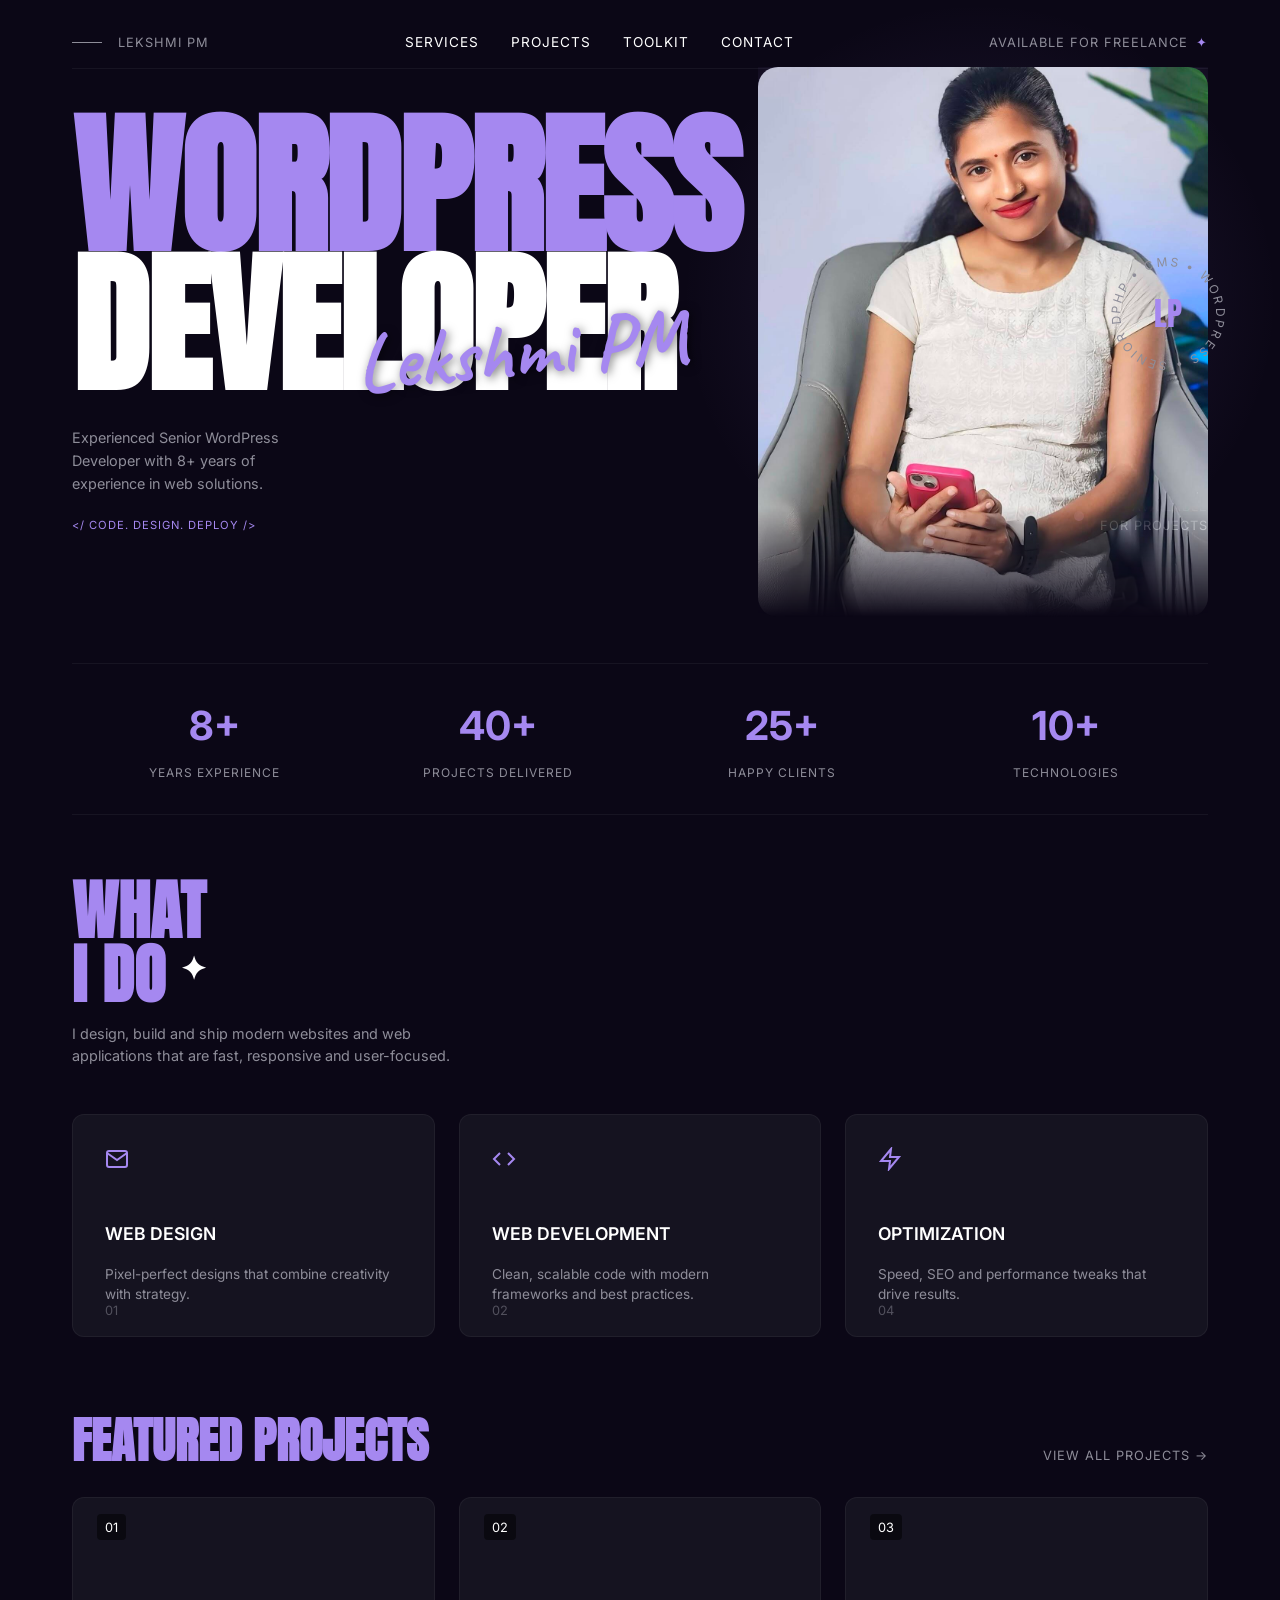
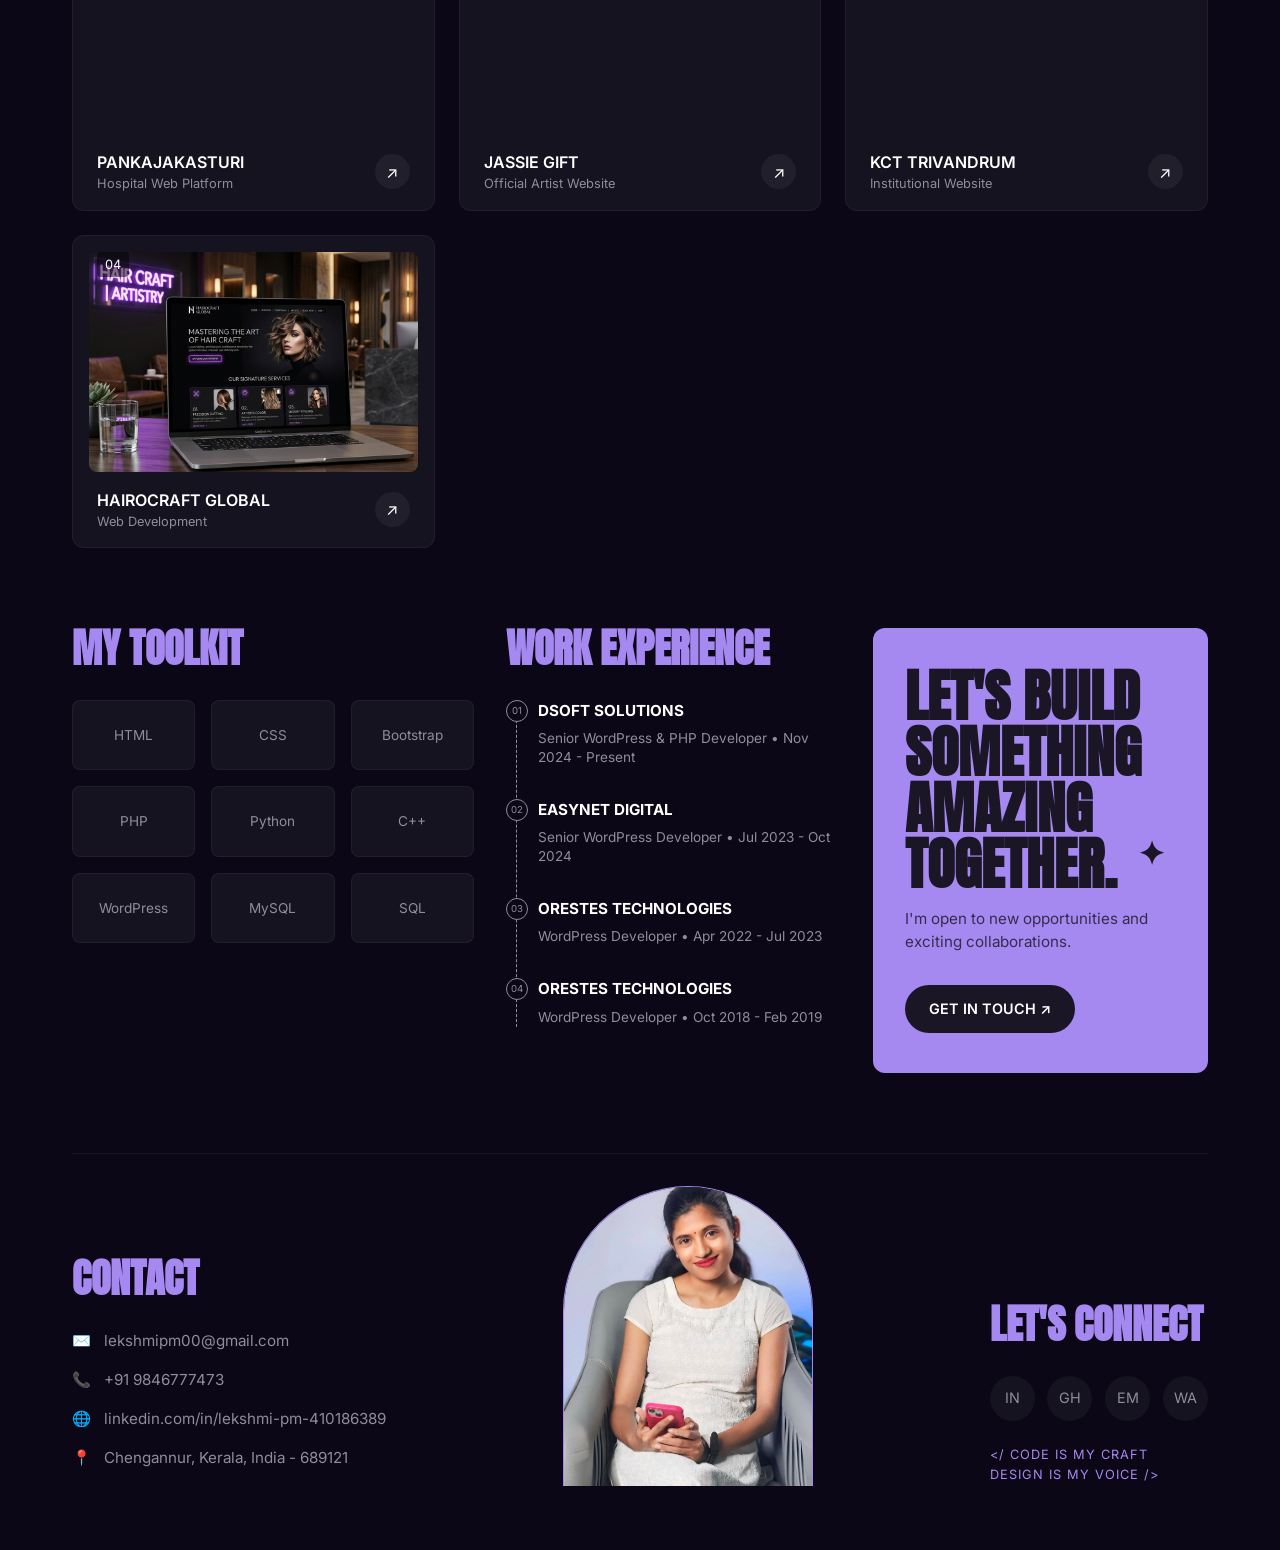
<file: index.html>
<!DOCTYPE html>
<html lang="en">

<head>
    <meta charset="UTF-8">
    <meta name="viewport" content="width=device-width, initial-scale=1.0">
    <title>Creative Developer Portfolio</title>

    <!-- Google Fonts -->
    <link rel="preconnect" href="https://fonts.googleapis.com">
    <link rel="preconnect" href="https://fonts.gstatic.com" crossorigin>
    <link
        href="https://fonts.googleapis.com/css2?family=Anton&family=Caveat:wght@400..700&family=Inter:wght@300;400;500;600;700&display=swap"
        rel="stylesheet">

    <link rel="stylesheet" href="styles.css">
</head>

<body>
    <div class="glow-bg"></div>
    <div class="container">

        <!-- Top Navigation Bar -->
        <nav class="top-nav">
            <div class="nav-left">
                <span class="line"></span>
                <span class="text">LEKSHMI PM</span>
            </div>
            <ul class="nav-menu">
                <li><a href="#what-i-do">Services</a></li>
                <li><a href="#projects">Projects</a></li>
                <li><a href="#toolkit">Toolkit</a></li>
                <li><a href="#contact">Contact</a></li>
            </ul>
            <div class="nav-right">
                <span class="text">AVAILABLE FOR FREELANCE</span>
                <span class="star">✦</span>
            </div>
        </nav>

        <!-- Hero Section -->
        <header class="hero">
            <div class="hero-content">
                <h1 class="hero-title">
                    <span class="purple-text">WORDPRESS</span><br>
                    DEVELOPER
                </h1>

                <h2 class="hero-subtitle">Lekshmi PM</h2>

                <div class="hero-image-wrapper">
                    <img src="avatar.jpg" alt="Lekshmi Avatar" class="hero-avatar">
                </div>

                <div class="stamp">
                    <svg viewBox="0 0 100 100" width="120" height="120">
                        <path id="curve" d="M 50,50 m -40,0 a 40,40 0 1,1 80,0 a 40,40 0 1,1 -80,0"
                            fill="transparent" />
                        <text class="stamp-text">
                            <textPath href="#curve" startOffset="0%">PHP • CMS • WORDPRESS • SENIOR DEVELOPER •
                            </textPath>
                        </text>
                    </svg>
                    <div class="stamp-center">LP</div>
                </div>
            </div>

            <div class="hero-bottom">
                <div class="hero-desc">
                    <p>Experienced Senior WordPress<br>Developer with 8+ years of<br>experience in web solutions.</p>
                    <span class="code-tag">&lt;/ CODE. DESIGN. DEPLOY /&gt;</span>
                </div>

                <div class="availability">
                    <div class="pulse-dot"></div>
                    <p>AVAILABLE<br>FOR PROJECTS</p>
                </div>
            </div>
        </header>

        <!-- Stats Section -->
        <section class="stats">
            <div class="stat-item">
                <h3>8+</h3>
                <p>YEARS EXPERIENCE</p>
            </div>
            <div class="stat-item">
                <h3>40+</h3>
                <p>PROJECTS DELIVERED</p>
            </div>
            <div class="stat-item">
                <h3>25+</h3>
                <p>HAPPY CLIENTS</p>
            </div>
            <div class="stat-item">
                <h3>10+</h3>
                <p>TECHNOLOGIES</p>
            </div>
        </section>

        <!-- What I Do Section -->
        <section class="what-i-do" id="what-i-do">
            <div class="section-header">
                <h2>WHAT<br>I DO <span class="star">✦</span></h2>
                <p class="section-desc">I design, build and ship modern websites and web applications that are fast,
                    responsive and user-focused.</p>
            </div>

            <div class="services-grid">
                <div class="service-card">
                    <div class="icon">
                        <svg width="24" height="24" viewBox="0 0 24 24" fill="none" stroke="currentColor"
                            stroke-width="2">
                            <path d="M4 4h16c1.1 0 2 .9 2 2v12c0 1.1-.9 2-2 2H4c-1.1 0-2-.9-2-2V6c0-1.1.9-2 2-2z">
                            </path>
                            <polyline points="22,6 12,13 2,6"></polyline>
                        </svg>
                    </div>
                    <h3>WEB DESIGN</h3>
                    <p>Pixel-perfect designs that combine creativity with strategy.</p>
                    <span class="card-number">01</span>
                </div>
                <div class="service-card">
                    <div class="icon">
                        <svg width="24" height="24" viewBox="0 0 24 24" fill="none" stroke="currentColor"
                            stroke-width="2">
                            <polyline points="16 18 22 12 16 6"></polyline>
                            <polyline points="8 6 2 12 8 18"></polyline>
                        </svg>
                    </div>
                    <h3>WEB DEVELOPMENT</h3>
                    <p>Clean, scalable code with modern frameworks and best practices.</p>
                    <span class="card-number">02</span>
                </div>

                <div class="service-card">
                    <div class="icon">
                        <svg width="24" height="24" viewBox="0 0 24 24" fill="none" stroke="currentColor"
                            stroke-width="2">
                            <polygon points="13 2 3 14 12 14 11 22 21 10 12 10 13 2"></polygon>
                        </svg>
                    </div>
                    <h3>OPTIMIZATION</h3>
                    <p>Speed, SEO and performance tweaks that drive results.</p>
                    <span class="card-number">04</span>
                </div>
            </div>
        </section>

        <!-- Featured Projects -->
        <section class="featured-projects" id="projects">
            <div class="proj-header">
                <h2>FEATURED PROJECTS</h2>
                <a href="#" class="view-all" id="viewAllBtn" onclick="toggleProjects(event)">VIEW ALL PROJECTS
                    &rarr;</a>
            </div>

            <div class="projects-grid">
                <div class="project-card">
                    <span class="p-num">01</span>
                    <div class="p-img p-img-1"
                        style="background-image: url('https://images.unsplash.com/photo-1519494026892-80bbd2d6fd0d?q=80&w=600&auto=format&fit=crop');">
                    </div>
                    <div class="p-info">
                        <div>
                            <h4>PANKAJAKASTURI</h4>
                            <p>Hospital Web Platform</p>
                        </div>
                        <a class="arrow-btn" href="https://pankajakasturihospital.com/" target="_blank">&#8599;</a>
                    </div>
                </div>
                <div class="project-card">
                    <span class="p-num">02</span>
                    <div class="p-img p-img-2"
                        style="background-image: url('https://images.unsplash.com/photo-1511671782779-c97d3d27a1d4?q=80&w=600&auto=format&fit=crop');">
                    </div>
                    <div class="p-info">
                        <div>
                            <h4>JASSIE GIFT</h4>
                            <p>Official Artist Website</p>
                        </div>
                        <a class="arrow-btn" href="https://jassiegift.com/" target="_blank">&#8599;</a>
                    </div>
                </div>
                <div class="project-card">
                    <span class="p-num">03</span>
                    <div class="p-img p-img-3"
                        style="background-image: url('https://images.unsplash.com/photo-1562774053-701939374585?q=80&w=600&auto=format&fit=crop');">
                    </div>
                    <div class="p-info">
                        <div>
                            <h4>KCT TRIVANDRUM</h4>
                            <p>Institutional Website</p>
                        </div>
                        <a class="arrow-btn" href="https://kctrivandrum.com/" target="_blank">&#8599;</a>
                    </div>
                </div>

                <!-- Added Projects -->
                <div class="project-card">
                    <span class="p-num">04</span>
                    <div class="p-img"
                        style="background-image: url('hairocraft.jpg');">
                    </div>
                    <div class="p-info">
                        <div>
                            <h4>HAIROCRAFT GLOBAL</h4>
                            <p>Web Development</p>
                        </div>
                        <a class="arrow-btn" href="https://www.hairocraftglobal.com/" target="_blank">&#8599;</a>
                    </div>
                </div>
                <div class="project-card hidden-project" style="display: none;">
                    <span class="p-num">05</span>
                    <div class="p-img"
                        style="background-image: url('https://images.unsplash.com/photo-1497366216548-37526070297c?q=80&w=600&auto=format&fit=crop');">
                    </div>
                    <div class="p-info">
                        <div>
                            <h4>DSOFT TECHNOLOGIES</h4>
                            <p>Corporate Website</p>
                        </div>
                        <a class="arrow-btn" href="https://d-softtechnologies.com/" target="_blank">&#8599;</a>
                    </div>
                </div>
                <div class="project-card hidden-project" style="display: none;">
                    <span class="p-num">06</span>
                    <div class="p-img"
                        style="background-image: url('https://images.unsplash.com/photo-1436491865332-7a61a109cc05?q=80&w=600&auto=format&fit=crop');">
                    </div>
                    <div class="p-info">
                        <div>
                            <h4>TRAVELHOPE</h4>
                            <p>Travel Platform</p>
                        </div>
                        <a class="arrow-btn" href="https://travelhope.in/" target="_blank">&#8599;</a>
                    </div>
                </div>
                <div class="project-card hidden-project" style="display: none;">
                    <span class="p-num">07</span>
                    <div class="p-img"
                        style="background-image: url('https://images.unsplash.com/photo-1602216056096-3b40cc0c9944?q=80&w=600&auto=format&fit=crop');">
                    </div>
                    <div class="p-info">
                        <div>
                            <h4>DREAM HOLIDAYS</h4>
                            <p>Tourism Website</p>
                        </div>
                        <a class="arrow-btn" href="https://www.dreamholidayskerala.com/" target="_blank">&#8599;</a>
                    </div>
                </div>
                <div class="project-card hidden-project" style="display: none;">
                    <span class="p-num">08</span>
                    <div class="p-img"
                        style="background-image: url('https://images.unsplash.com/photo-1460925895917-afdab827c52f?q=80&w=600&auto=format&fit=crop');">
                    </div>
                    <div class="p-info">
                        <div>
                            <h4>BUSINESS FLOW</h4>
                            <p>Application Platform</p>
                        </div>
                        <a class="arrow-btn" href="https://businessflow.ae/" target="_blank">&#8599;</a>
                    </div>
                </div>
            </div>
        </section>

        <!-- Toolkit and Process -->
        <section class="toolkit-process" id="toolkit">
            <div class="toolkit">
                <h2 class="sub-heading">MY TOOLKIT</h2>
                <div class="tools-grid">
                    <div class="tool-item"><span>HTML</span></div>
                    <div class="tool-item"><span>CSS</span></div>
                    <div class="tool-item"><span>Bootstrap</span></div>
                    <div class="tool-item"><span>PHP</span></div>
                    <div class="tool-item"><span>Python</span></div>
                    <div class="tool-item"><span>C++</span></div>
                    <div class="tool-item"><span>WordPress</span></div>
                    <div class="tool-item"><span>MySQL</span></div>
                    <div class="tool-item"><span>SQL</span></div>
                </div>
            </div>

            <div class="process">
                <h2 class="sub-heading">WORK EXPERIENCE</h2>
                <div class="timeline">
                    <div class="t-line"></div>
                    <div class="t-item">
                        <div class="t-num">01</div>
                        <div class="t-text">
                            <h4>DSOFT SOLUTIONS</h4>
                            <p>Senior WordPress & PHP Developer • Nov 2024 - Present</p>
                        </div>
                    </div>
                    <div class="t-item">
                        <div class="t-num">02</div>
                        <div class="t-text">
                            <h4>EASYNET DIGITAL</h4>
                            <p>Senior WordPress Developer • Jul 2023 - Oct 2024</p>
                        </div>
                    </div>
                    <div class="t-item">
                        <div class="t-num">03</div>
                        <div class="t-text">
                            <h4>ORESTES TECHNOLOGIES</h4>
                            <p>WordPress Developer • Apr 2022 - Jul 2023</p>
                        </div>
                    </div>
                    <div class="t-item">
                        <div class="t-num">04</div>
                        <div class="t-text">
                            <h4>ORESTES TECHNOLOGIES</h4>
                            <p>WordPress Developer • Oct 2018 - Feb 2019</p>
                        </div>
                    </div>
                </div>
            </div>

            <div class="cta-box">
                <h2>LET'S BUILD<br>SOMETHING<br>AMAZING<br>TOGETHER. <span class="star">✦</span></h2>
                <p>I'm open to new opportunities and exciting collaborations.</p>
                <a href="#" class="cta-btn">GET IN TOUCH &#8599;</a>
            </div>
        </section>

        <!-- Footer / Contact -->
        <footer class="contact-footer" id="contact">
            <div class="c-left">
                <h2 class="sub-heading">CONTACT</h2>
                <div class="c-info">
                    <div class="c-row"><span>✉️</span> lekshmipm00@gmail.com</div>
                    <div class="c-row"><span>📞</span> +91 9846777473</div>
                    <div class="c-row"><span>🌐</span> linkedin.com/in/lekshmi-pm-410186389</div>
                    <div class="c-row"><span>📍</span> Chengannur, Kerala, India - 689121</div>
                </div>
            </div>

            <div class="c-center">
                <div class="avatar-arch">
                    <img src="avatar.jpg" alt="Footer Avatar">
                </div>
            </div>

            <div class="c-right">
                <h2 class="sub-heading">LET'S CONNECT</h2>
                <div class="socials">
                    <a href="https://linkedin.com/in/lekshmi-pm-410186389" target="_blank" title="LinkedIn">IN</a>
                    <a href="https://github.com/" target="_blank" title="GitHub">GH</a>
                    <a href="mailto:lekshmipm00@gmail.com" title="Email">EM</a>
                    <a href="https://wa.me/919846777473" target="_blank" title="WhatsApp">WA</a>
                </div>
                <p class="footer-tag">&lt;/ CODE IS MY CRAFT<br>DESIGN IS MY VOICE /&gt;</p>
            </div>
        </footer>
    </div>
    <script>
        function toggleProjects(e) {
            e.preventDefault();
            const hiddenProjects = document.querySelectorAll('.hidden-project');
            const btn = document.getElementById('viewAllBtn');
            let isHidden = hiddenProjects[0].style.display === 'none';

            hiddenProjects.forEach(p => {
                p.style.display = isHidden ? 'block' : 'none';
            });

            btn.innerHTML = isHidden ? 'HIDE PROJECTS &uarr;' : 'VIEW ALL PROJECTS &rarr;';
        }
    </script>
</body>

</html>
</file>
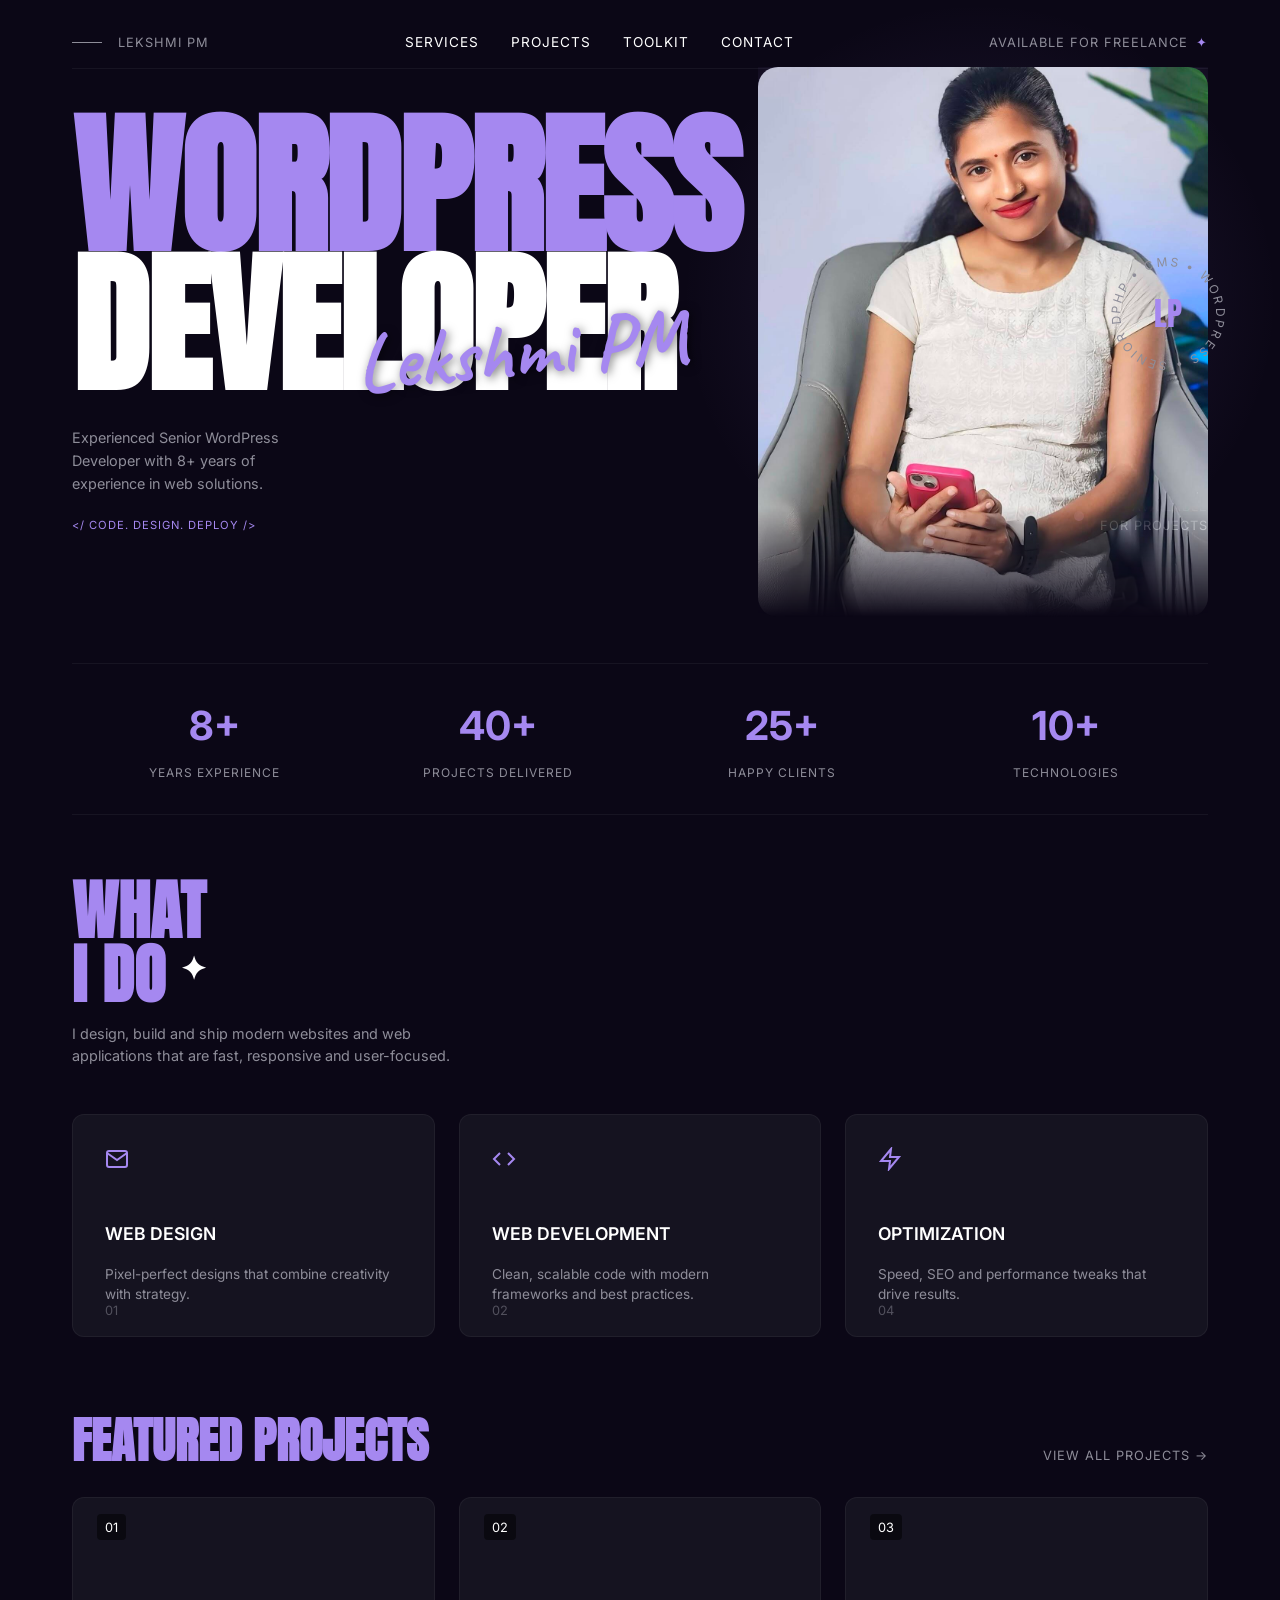
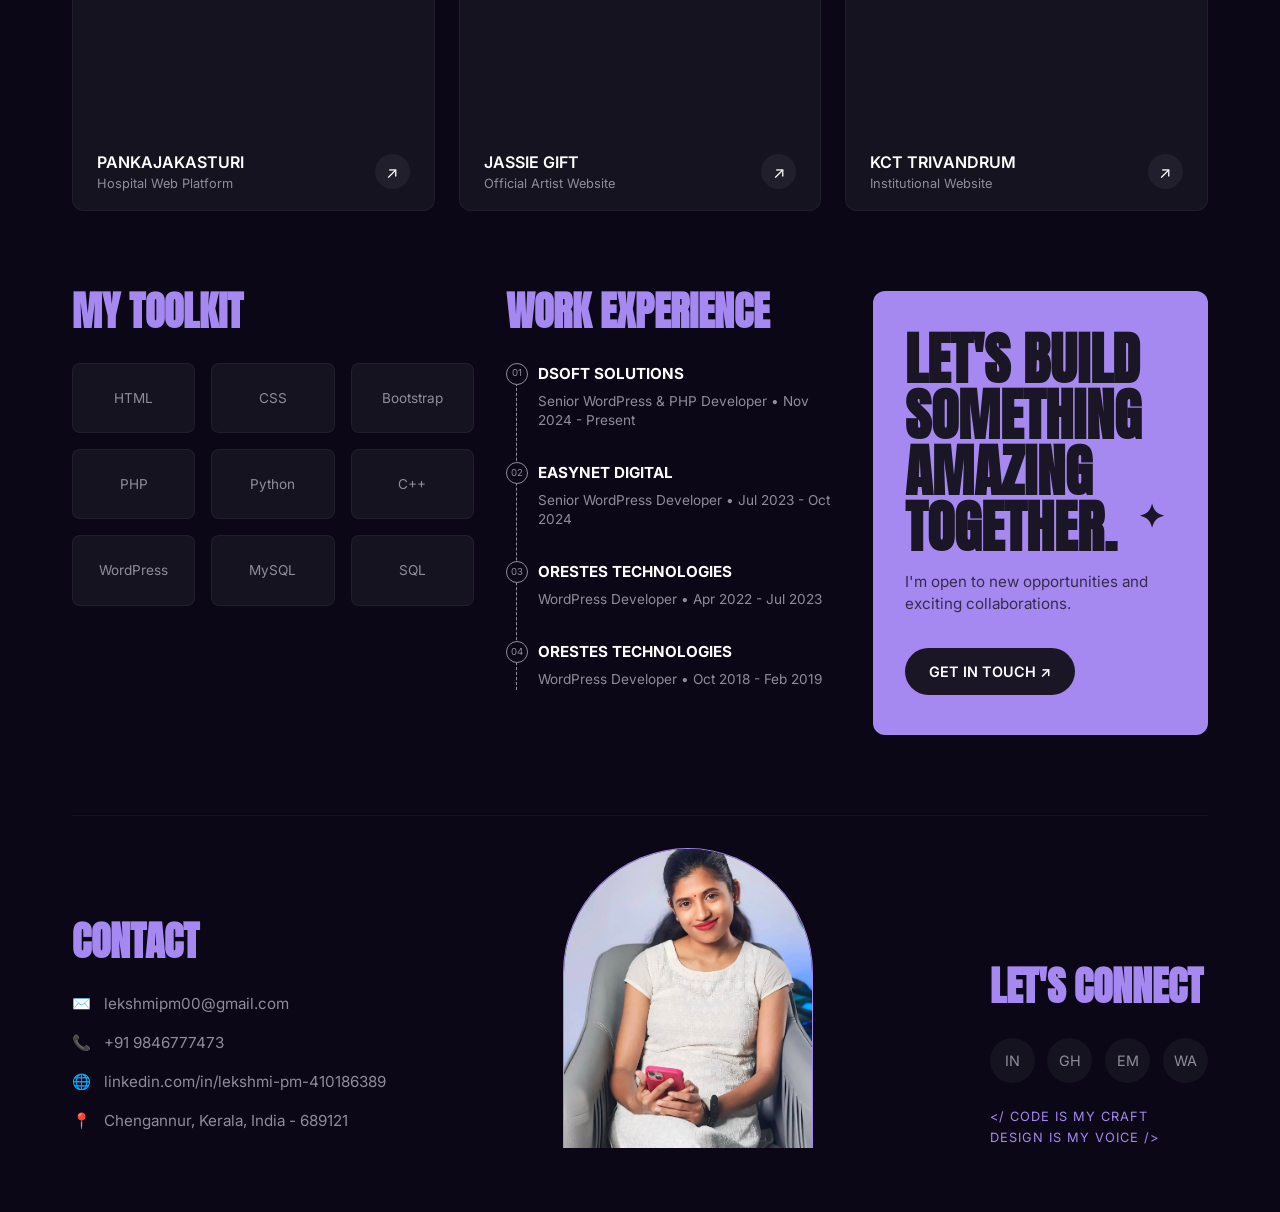
<file: portfolio lekshmi/index.html>
<!DOCTYPE html>
<html lang="en">

<head>
    <meta charset="UTF-8">
    <meta name="viewport" content="width=device-width, initial-scale=1.0">
    <title>Creative Developer Portfolio</title>

    <!-- Google Fonts -->
    <link rel="preconnect" href="https://fonts.googleapis.com">
    <link rel="preconnect" href="https://fonts.gstatic.com" crossorigin>
    <link
        href="https://fonts.googleapis.com/css2?family=Anton&family=Caveat:wght@400..700&family=Inter:wght@300;400;500;600;700&display=swap"
        rel="stylesheet">

    <link rel="stylesheet" href="styles.css">
</head>

<body>
    <div class="glow-bg"></div>
    <div class="container">

        <!-- Top Navigation Bar -->
        <nav class="top-nav">
            <div class="nav-left">
                <span class="line"></span>
                <span class="text">LEKSHMI PM</span>
            </div>
            <ul class="nav-menu">
                <li><a href="#what-i-do">Services</a></li>
                <li><a href="#projects">Projects</a></li>
                <li><a href="#toolkit">Toolkit</a></li>
                <li><a href="#contact">Contact</a></li>
            </ul>
            <div class="nav-right">
                <span class="text">AVAILABLE FOR FREELANCE</span>
                <span class="star">✦</span>
            </div>
        </nav>

        <!-- Hero Section -->
        <header class="hero">
            <div class="hero-content">
                <h1 class="hero-title">
                    <span class="purple-text">WORDPRESS</span><br>
                    DEVELOPER
                </h1>

                <h2 class="hero-subtitle">Lekshmi PM</h2>

                <div class="hero-image-wrapper">
                    <img src="avatar.jpg" alt="Lekshmi Avatar" class="hero-avatar">
                </div>

                <div class="stamp">
                    <svg viewBox="0 0 100 100" width="120" height="120">
                        <path id="curve" d="M 50,50 m -40,0 a 40,40 0 1,1 80,0 a 40,40 0 1,1 -80,0"
                            fill="transparent" />
                        <text class="stamp-text">
                            <textPath href="#curve" startOffset="0%">PHP • CMS • WORDPRESS • SENIOR DEVELOPER •
                            </textPath>
                        </text>
                    </svg>
                    <div class="stamp-center">LP</div>
                </div>
            </div>

            <div class="hero-bottom">
                <div class="hero-desc">
                    <p>Experienced Senior WordPress<br>Developer with 8+ years of<br>experience in web solutions.</p>
                    <span class="code-tag">&lt;/ CODE. DESIGN. DEPLOY /&gt;</span>
                </div>

                <div class="availability">
                    <div class="pulse-dot"></div>
                    <p>AVAILABLE<br>FOR PROJECTS</p>
                </div>
            </div>
        </header>

        <!-- Stats Section -->
        <section class="stats">
            <div class="stat-item">
                <h3>8+</h3>
                <p>YEARS EXPERIENCE</p>
            </div>
            <div class="stat-item">
                <h3>40+</h3>
                <p>PROJECTS DELIVERED</p>
            </div>
            <div class="stat-item">
                <h3>25+</h3>
                <p>HAPPY CLIENTS</p>
            </div>
            <div class="stat-item">
                <h3>10+</h3>
                <p>TECHNOLOGIES</p>
            </div>
        </section>

        <!-- What I Do Section -->
        <section class="what-i-do" id="what-i-do">
            <div class="section-header">
                <h2>WHAT<br>I DO <span class="star">✦</span></h2>
                <p class="section-desc">I design, build and ship modern websites and web applications that are fast,
                    responsive and user-focused.</p>
            </div>

            <div class="services-grid">
                <div class="service-card">
                    <div class="icon">
                        <svg width="24" height="24" viewBox="0 0 24 24" fill="none" stroke="currentColor"
                            stroke-width="2">
                            <path d="M4 4h16c1.1 0 2 .9 2 2v12c0 1.1-.9 2-2 2H4c-1.1 0-2-.9-2-2V6c0-1.1.9-2 2-2z">
                            </path>
                            <polyline points="22,6 12,13 2,6"></polyline>
                        </svg>
                    </div>
                    <h3>WEB DESIGN</h3>
                    <p>Pixel-perfect designs that combine creativity with strategy.</p>
                    <span class="card-number">01</span>
                </div>
                <div class="service-card">
                    <div class="icon">
                        <svg width="24" height="24" viewBox="0 0 24 24" fill="none" stroke="currentColor"
                            stroke-width="2">
                            <polyline points="16 18 22 12 16 6"></polyline>
                            <polyline points="8 6 2 12 8 18"></polyline>
                        </svg>
                    </div>
                    <h3>WEB DEVELOPMENT</h3>
                    <p>Clean, scalable code with modern frameworks and best practices.</p>
                    <span class="card-number">02</span>
                </div>

                <div class="service-card">
                    <div class="icon">
                        <svg width="24" height="24" viewBox="0 0 24 24" fill="none" stroke="currentColor"
                            stroke-width="2">
                            <polygon points="13 2 3 14 12 14 11 22 21 10 12 10 13 2"></polygon>
                        </svg>
                    </div>
                    <h3>OPTIMIZATION</h3>
                    <p>Speed, SEO and performance tweaks that drive results.</p>
                    <span class="card-number">04</span>
                </div>
            </div>
        </section>

        <!-- Featured Projects -->
        <section class="featured-projects" id="projects">
            <div class="proj-header">
                <h2>FEATURED PROJECTS</h2>
                <a href="#" class="view-all" id="viewAllBtn" onclick="toggleProjects(event)">VIEW ALL PROJECTS
                    &rarr;</a>
            </div>

            <div class="projects-grid">
                <div class="project-card">
                    <span class="p-num">01</span>
                    <div class="p-img p-img-1"
                        style="background-image: url('https://images.unsplash.com/photo-1519494026892-80bbd2d6fd0d?q=80&w=600&auto=format&fit=crop');">
                    </div>
                    <div class="p-info">
                        <div>
                            <h4>PANKAJAKASTURI</h4>
                            <p>Hospital Web Platform</p>
                        </div>
                        <a class="arrow-btn" href="https://pankajakasturihospital.com/" target="_blank">&#8599;</a>
                    </div>
                </div>
                <div class="project-card">
                    <span class="p-num">02</span>
                    <div class="p-img p-img-2"
                        style="background-image: url('https://images.unsplash.com/photo-1511671782779-c97d3d27a1d4?q=80&w=600&auto=format&fit=crop');">
                    </div>
                    <div class="p-info">
                        <div>
                            <h4>JASSIE GIFT</h4>
                            <p>Official Artist Website</p>
                        </div>
                        <a class="arrow-btn" href="https://jassiegift.com/" target="_blank">&#8599;</a>
                    </div>
                </div>
                <div class="project-card">
                    <span class="p-num">03</span>
                    <div class="p-img p-img-3"
                        style="background-image: url('https://images.unsplash.com/photo-1562774053-701939374585?q=80&w=600&auto=format&fit=crop');">
                    </div>
                    <div class="p-info">
                        <div>
                            <h4>KCT TRIVANDRUM</h4>
                            <p>Institutional Website</p>
                        </div>
                        <a class="arrow-btn" href="https://kctrivandrum.com/" target="_blank">&#8599;</a>
                    </div>
                </div>

                <!-- Added Projects -->
                <div class="project-card hidden-project" style="display: none;">
                    <span class="p-num">04</span>
                    <div class="p-img"
                        style="background-image: url('https://images.unsplash.com/photo-1520607162513-3e1103d3664d?q=80&w=600&auto=format&fit=crop');">
                    </div>
                    <div class="p-info">
                        <div>
                            <h4>HAIROCRAFT GLOBAL</h4>
                            <p>Web Development</p>
                        </div>
                        <a class="arrow-btn" href="https://www.hairocraftglobal.com/" target="_blank">&#8599;</a>
                    </div>
                </div>
                <div class="project-card hidden-project" style="display: none;">
                    <span class="p-num">05</span>
                    <div class="p-img"
                        style="background-image: url('https://images.unsplash.com/photo-1497366216548-37526070297c?q=80&w=600&auto=format&fit=crop');">
                    </div>
                    <div class="p-info">
                        <div>
                            <h4>DSOFT TECHNOLOGIES</h4>
                            <p>Corporate Website</p>
                        </div>
                        <a class="arrow-btn" href="https://d-softtechnologies.com/" target="_blank">&#8599;</a>
                    </div>
                </div>
                <div class="project-card hidden-project" style="display: none;">
                    <span class="p-num">06</span>
                    <div class="p-img"
                        style="background-image: url('https://images.unsplash.com/photo-1436491865332-7a61a109cc05?q=80&w=600&auto=format&fit=crop');">
                    </div>
                    <div class="p-info">
                        <div>
                            <h4>TRAVELHOPE</h4>
                            <p>Travel Platform</p>
                        </div>
                        <a class="arrow-btn" href="https://travelhope.in/" target="_blank">&#8599;</a>
                    </div>
                </div>
                <div class="project-card hidden-project" style="display: none;">
                    <span class="p-num">07</span>
                    <div class="p-img"
                        style="background-image: url('https://images.unsplash.com/photo-1602216056096-3b40cc0c9944?q=80&w=600&auto=format&fit=crop');">
                    </div>
                    <div class="p-info">
                        <div>
                            <h4>DREAM HOLIDAYS</h4>
                            <p>Tourism Website</p>
                        </div>
                        <a class="arrow-btn" href="https://www.dreamholidayskerala.com/" target="_blank">&#8599;</a>
                    </div>
                </div>
                <div class="project-card hidden-project" style="display: none;">
                    <span class="p-num">08</span>
                    <div class="p-img"
                        style="background-image: url('https://images.unsplash.com/photo-1460925895917-afdab827c52f?q=80&w=600&auto=format&fit=crop');">
                    </div>
                    <div class="p-info">
                        <div>
                            <h4>BUSINESS FLOW</h4>
                            <p>Application Platform</p>
                        </div>
                        <a class="arrow-btn" href="https://businessflow.ae/" target="_blank">&#8599;</a>
                    </div>
                </div>
            </div>
        </section>

        <!-- Toolkit and Process -->
        <section class="toolkit-process" id="toolkit">
            <div class="toolkit">
                <h2 class="sub-heading">MY TOOLKIT</h2>
                <div class="tools-grid">
                    <div class="tool-item"><span>HTML</span></div>
                    <div class="tool-item"><span>CSS</span></div>
                    <div class="tool-item"><span>Bootstrap</span></div>
                    <div class="tool-item"><span>PHP</span></div>
                    <div class="tool-item"><span>Python</span></div>
                    <div class="tool-item"><span>C++</span></div>
                    <div class="tool-item"><span>WordPress</span></div>
                    <div class="tool-item"><span>MySQL</span></div>
                    <div class="tool-item"><span>SQL</span></div>
                </div>
            </div>

            <div class="process">
                <h2 class="sub-heading">WORK EXPERIENCE</h2>
                <div class="timeline">
                    <div class="t-line"></div>
                    <div class="t-item">
                        <div class="t-num">01</div>
                        <div class="t-text">
                            <h4>DSOFT SOLUTIONS</h4>
                            <p>Senior WordPress & PHP Developer • Nov 2024 - Present</p>
                        </div>
                    </div>
                    <div class="t-item">
                        <div class="t-num">02</div>
                        <div class="t-text">
                            <h4>EASYNET DIGITAL</h4>
                            <p>Senior WordPress Developer • Jul 2023 - Oct 2024</p>
                        </div>
                    </div>
                    <div class="t-item">
                        <div class="t-num">03</div>
                        <div class="t-text">
                            <h4>ORESTES TECHNOLOGIES</h4>
                            <p>WordPress Developer • Apr 2022 - Jul 2023</p>
                        </div>
                    </div>
                    <div class="t-item">
                        <div class="t-num">04</div>
                        <div class="t-text">
                            <h4>ORESTES TECHNOLOGIES</h4>
                            <p>WordPress Developer • Oct 2018 - Feb 2019</p>
                        </div>
                    </div>
                </div>
            </div>

            <div class="cta-box">
                <h2>LET'S BUILD<br>SOMETHING<br>AMAZING<br>TOGETHER. <span class="star">✦</span></h2>
                <p>I'm open to new opportunities and exciting collaborations.</p>
                <a href="#" class="cta-btn">GET IN TOUCH &#8599;</a>
            </div>
        </section>

        <!-- Footer / Contact -->
        <footer class="contact-footer" id="contact">
            <div class="c-left">
                <h2 class="sub-heading">CONTACT</h2>
                <div class="c-info">
                    <div class="c-row"><span>✉️</span> lekshmipm00@gmail.com</div>
                    <div class="c-row"><span>📞</span> +91 9846777473</div>
                    <div class="c-row"><span>🌐</span> linkedin.com/in/lekshmi-pm-410186389</div>
                    <div class="c-row"><span>📍</span> Chengannur, Kerala, India - 689121</div>
                </div>
            </div>

            <div class="c-center">
                <div class="avatar-arch">
                    <img src="avatar.jpg" alt="Footer Avatar">
                </div>
            </div>

            <div class="c-right">
                <h2 class="sub-heading">LET'S CONNECT</h2>
                <div class="socials">
                    <a href="https://linkedin.com/in/lekshmi-pm-410186389" target="_blank" title="LinkedIn">IN</a>
                    <a href="https://github.com/" target="_blank" title="GitHub">GH</a>
                    <a href="mailto:lekshmipm00@gmail.com" title="Email">EM</a>
                    <a href="https://wa.me/919846777473" target="_blank" title="WhatsApp">WA</a>
                </div>
                <p class="footer-tag">&lt;/ CODE IS MY CRAFT<br>DESIGN IS MY VOICE /&gt;</p>
            </div>
        </footer>
    </div>
    <script>
        function toggleProjects(e) {
            e.preventDefault();
            const hiddenProjects = document.querySelectorAll('.hidden-project');
            const btn = document.getElementById('viewAllBtn');
            let isHidden = hiddenProjects[0].style.display === 'none';

            hiddenProjects.forEach(p => {
                p.style.display = isHidden ? 'block' : 'none';
            });

            btn.innerHTML = isHidden ? 'HIDE PROJECTS &uarr;' : 'VIEW ALL PROJECTS &rarr;';
        }
    </script>
</body>

</html>
</file>
<file: styles.css>
:root {
    --bg-color: #0b0716;
    --text-primary: #ffffff;
    --text-secondary: #8e8d99;
    --accent-color: #a588f0;
    --card-bg: #151320;
    --card-border: rgba(255, 255, 255, 0.05);

    --font-heading: 'Anton', sans-serif;
    --font-script: 'Caveat', cursive;
    --font-body: 'Inter', sans-serif;
}

* {
    margin: 0;
    padding: 0;
    box-sizing: border-box;
}

body {
    background-color: var(--bg-color);
    color: var(--text-primary);
    font-family: var(--font-body);
    line-height: 1.5;
    overflow-x: hidden;
    position: relative;
}

/* Background glow */
.glow-bg {
    position: absolute;
    top: 0;
    right: 0;
    width: 600px;
    height: 600px;
    background: radial-gradient(circle, rgba(165, 136, 240, 0.15) 0%, rgba(11, 7, 22, 0) 70%);
    border-radius: 50%;
    z-index: -1;
}

.container {
    max-width: 1200px;
    margin: 0 auto;
    padding: 2rem;
}

/* Top Navigation */
.top-nav {
    display: flex;
    justify-content: space-between;
    align-items: center;
    border-bottom: 1px solid var(--card-border);
    padding-bottom: 1rem;
    margin-bottom: 3rem;
    font-size: 0.8rem;
    letter-spacing: 1px;
    color: var(--text-secondary);
}

.nav-left {
    display: flex;
    align-items: center;
    gap: 1rem;
}

.nav-left .line {
    width: 30px;
    height: 1px;
    background-color: var(--text-secondary);
}

.nav-right {
    display: flex;
    align-items: center;
    gap: 0.5rem;
}

.nav-right .star {
    color: var(--accent-color);
}

.nav-menu {
    display: flex;
    list-style: none;
    gap: 2rem;
}

.nav-menu a {
    color: var(--text-primary);
    text-decoration: none;
    font-size: 0.85rem;
    letter-spacing: 1px;
    text-transform: uppercase;
    transition: color 0.3s;
}

.nav-menu a:hover {
    color: var(--accent-color);
}

/* Hero Section */
.hero {
    position: relative;
    padding-bottom: 4rem;
}

.hero-content {
    position: relative;
    display: flex;
    justify-content: space-between;
}

.hero-title {
    font-family: var(--font-heading);
    font-size: clamp(6rem, 12vw, 11rem);
    line-height: 0.9;
    letter-spacing: -2px;
    text-transform: uppercase;
    color: var(--text-primary);
    position: relative;
    z-index: 10;
}

.hero-title .purple-text {
    color: var(--accent-color);
}

.hero-subtitle {
    font-family: var(--font-script);
    font-size: 5rem;
    color: var(--accent-color);
    position: absolute;
    bottom: -1rem;
    left: 25%;
    transform: rotate(-5deg);
    z-index: 12;
    text-shadow: 2px 2px 10px rgba(0, 0, 0, 0.5);
}

.hero-image-wrapper {
    position: absolute;
    right: 0;
    top: -50px;
    width: 450px;
    height: 550px;
    z-index: 5;
    mask-image: linear-gradient(to bottom, rgba(0, 0, 0, 1) 80%, rgba(0, 0, 0, 0) 100%);
    -webkit-mask-image: linear-gradient(to bottom, rgba(0, 0, 0, 1) 80%, rgba(0, 0, 0, 0) 100%);
}

.hero-avatar {
    width: 100%;
    height: 100%;
    object-fit: cover;
    border-radius: 20px;
    filter: drop-shadow(0 0 20px rgba(165, 136, 240, 0.2));
}

/* Rotating Stamp */
.stamp {
    position: absolute;
    right: -20px;
    bottom: 20px;
    width: 120px;
    height: 120px;
    z-index: 15;
    animation: rotate 15s linear infinite;
    display: flex;
    justify-content: center;
    align-items: center;
}

@keyframes rotate {
    from {
        transform: rotate(0deg);
    }

    to {
        transform: rotate(360deg);
    }
}

.stamp-text {
    font-size: 10px;
    fill: var(--text-secondary);
    letter-spacing: 2px;
}

.stamp-center {
    position: absolute;
    font-family: var(--font-heading);
    font-size: 2rem;
    color: var(--accent-color);
    top: 50%;
    left: 50%;
    transform: translate(-50%, -50%);
}

.hero-bottom {
    margin-top: 2rem;
    display: flex;
    justify-content: space-between;
    align-items: flex-end;
}

.hero-desc p {
    color: var(--text-secondary);
    margin-bottom: 1rem;
    font-size: 0.9rem;
    line-height: 1.6;
}

.code-tag {
    font-size: 0.7rem;
    color: var(--accent-color);
    letter-spacing: 1px;
}

.availability {
    display: flex;
    align-items: center;
    gap: 1rem;
    font-size: 0.8rem;
    color: var(--text-primary);
    text-align: right;
    letter-spacing: 1px;
}

.pulse-dot {
    width: 10px;
    height: 10px;
    background-color: var(--accent-color);
    border-radius: 50%;
    box-shadow: 0 0 0 0 rgba(165, 136, 240, 0.7);
    animation: pulse 2s infinite;
}

@keyframes pulse {
    0% {
        transform: scale(0.95);
        box-shadow: 0 0 0 0 rgba(165, 136, 240, 0.7);
    }

    70% {
        transform: scale(1);
        box-shadow: 0 0 0 10px rgba(165, 136, 240, 0);
    }

    100% {
        transform: scale(0.95);
        box-shadow: 0 0 0 0 rgba(165, 136, 240, 0);
    }
}

/* Stats */
.stats {
    display: grid;
    grid-template-columns: repeat(4, 1fr);
    border-top: 1px solid var(--card-border);
    border-bottom: 1px solid var(--card-border);
    padding: 2rem 0;
    margin: 4rem 0;
}

.stat-item {
    text-align: center;
}

.stat-item h3 {
    font-size: 2.5rem;
    color: var(--accent-color);
    margin-bottom: 0.5rem;
}

.stat-item p {
    font-size: 0.75rem;
    color: var(--text-secondary);
    letter-spacing: 1px;
}

/* What I Do Section */
.what-i-do .section-header {
    margin-bottom: 3rem;
}

.section-header h2 {
    font-family: var(--font-heading);
    font-size: 4rem;
    color: var(--accent-color);
    line-height: 1;
}

.section-header .star {
    font-size: 2rem;
    color: var(--text-primary);
    vertical-align: super;
}

.section-desc {
    color: var(--text-secondary);
    max-width: 400px;
    margin-top: 1rem;
    font-size: 0.9rem;
}

.services-grid {
    display: grid;
    grid-template-columns: repeat(3, 1fr);
    gap: 1.5rem;
}

.service-card {
    background-color: var(--card-bg);
    border: 1px solid var(--card-border);
    border-radius: 12px;
    padding: 2rem;
    position: relative;
    transition: transform 0.3s ease, border-color 0.3s ease;
}

.service-card:hover {
    transform: translateY(-5px);
    border-color: var(--accent-color);
}

.service-card .icon {
    width: 50px;
    height: 50px;
    color: var(--accent-color);
    margin-bottom: 1.5rem;
}

.service-card h3 {
    font-size: 1.1rem;
    margin-bottom: 1rem;
    font-weight: 600;
}

.service-card p {
    font-size: 0.85rem;
    color: var(--text-secondary);
    line-height: 1.5;
}

.card-number {
    position: absolute;
    bottom: 1rem;
    left: 2rem;
    font-size: 0.8rem;
    color: var(--text-secondary);
    opacity: 0.5;
}

/* Featured Projects */
.featured-projects {
    margin-top: 5rem;
}

.proj-header {
    display: flex;
    justify-content: space-between;
    align-items: flex-end;
    margin-bottom: 2rem;
}

.proj-header h2 {
    font-family: var(--font-heading);
    font-size: 3rem;
    color: var(--accent-color);
    line-height: 1;
}

.view-all {
    color: var(--text-secondary);
    text-decoration: none;
    font-size: 0.8rem;
    letter-spacing: 1px;
    align-items: center;
    transition: color 0.3s;
}

.view-all:hover {
    color: var(--text-primary);
}

.projects-grid {
    display: grid;
    grid-template-columns: repeat(3, 1fr);
    gap: 1.5rem;
}

.project-card {
    background-color: var(--card-bg);
    border: 1px solid var(--card-border);
    border-radius: 12px;
    padding: 1rem;
    position: relative;
    transition: transform 0.3s, border-color 0.3s;
}

.project-card:hover {
    transform: translateY(-5px);
    border-color: var(--accent-color);
}

.p-num {
    position: absolute;
    top: 1rem;
    left: 1.5rem;
    background: rgba(0, 0, 0, 0.5);
    padding: 0.2rem 0.5rem;
    border-radius: 4px;
    font-size: 0.8rem;
    z-index: 2;
}

.p-img {
    height: 220px;
    border-radius: 8px;
    background-size: cover;
    background-position: center;
    margin-bottom: 1rem;
    position: relative;
}

.p-info {
    display: flex;
    justify-content: space-between;
    align-items: center;
    padding: 0 0.5rem;
}

.p-info h4 {
    font-size: 1rem;
    font-weight: 600;
}

.p-info p {
    font-size: 0.8rem;
    color: var(--text-secondary);
}

.arrow-btn {
    display: flex;
    align-items: center;
    justify-content: center;
    width: 35px;
    height: 35px;
    border-radius: 50%;
    background: rgba(255, 255, 255, 0.05);
    color: var(--text-primary);
    text-decoration: none;
    transition: background 0.3s;
}

.arrow-btn:hover {
    background: var(--accent-color);
}

/* Toolkit and Process Grid */
.toolkit-process {
    display: grid;
    grid-template-columns: 1.2fr 1fr 1fr;
    gap: 2rem;
    margin-top: 5rem;
}

.sub-heading {
    font-family: var(--font-heading);
    font-size: 2.5rem;
    color: var(--accent-color);
    margin-bottom: 2rem;
    line-height: 1;
}

.tools-grid {
    display: grid;
    grid-template-columns: repeat(3, 1fr);
    gap: 1rem;
}

.tool-item {
    background-color: var(--card-bg);
    border: 1px solid var(--card-border);
    text-align: center;
    padding: 1.5rem 0;
    border-radius: 8px;
    color: var(--text-secondary);
    font-size: 0.85rem;
    transition: all 0.3s;
}

.tool-item:hover {
    border-color: var(--accent-color);
    color: var(--text-primary);
}

.timeline {
    position: relative;
    padding-left: 2rem;
}

.t-line {
    position: absolute;
    left: 10px;
    top: 10px;
    bottom: 0px;
    width: 1px;
    background: var(--card-border);
    border-left: 1px dashed var(--text-secondary);
}

.t-item {
    position: relative;
    margin-bottom: 2rem;
}

.t-num {
    position: absolute;
    left: -2rem;
    top: 0px;
    width: 22px;
    height: 22px;
    background: var(--bg-color);
    border: 1px solid var(--text-secondary);
    color: var(--text-secondary);
    font-size: 0.6rem;
    border-radius: 50%;
    display: flex;
    align-items: center;
    justify-content: center;
}

.t-text h4 {
    font-size: 0.95rem;
    margin-bottom: 0.4rem;
}

.t-text p {
    font-size: 0.85rem;
    color: var(--text-secondary);
    line-height: 1.4;
}

.cta-box {
    background: var(--accent-color);
    border-radius: 12px;
    padding: 2.5rem 2rem;
    color: #1a1625;
    display: flex;
    flex-direction: column;
    justify-content: center;
    position: relative;
    overflow: hidden;
}

.cta-box h2 {
    font-family: var(--font-heading);
    font-size: 3.5rem;
    line-height: 1;
    margin-bottom: 1rem;
}

.cta-box p {
    font-size: 0.95rem;
    margin-bottom: 2rem;
    opacity: 0.8;
}

.cta-btn {
    display: inline-block;
    align-self: flex-start;
    padding: 0.8rem 1.5rem;
    background: #1a1625;
    color: #ffffff;
    text-decoration: none;
    border-radius: 30px;
    font-size: 0.9rem;
    font-weight: 600;
    transition: transform 0.3s;
}

.cta-btn:hover {
    transform: translateY(-2px);
}

.cta-box .star {
    font-size: 2rem;
    vertical-align: top;
    color: #1a1625;
    margin-left: 0.5rem;
}

/* Footer */
.contact-footer {
    display: flex;
    justify-content: space-between;
    align-items: flex-end;
    margin-top: 5rem;
    margin-bottom: 2rem;
    padding-top: 2rem;
    border-top: 1px solid var(--card-border);
}

.c-left p {
    color: var(--text-secondary);
    margin-bottom: 1rem;
    font-size: 0.95rem;
}

.c-row {
    display: flex;
    align-items: center;
    gap: 0.8rem;
    color: var(--text-secondary);
    margin-bottom: 1rem;
    font-size: 0.95rem;
}

.avatar-arch {
    width: 250px;
    height: 300px;
    border-radius: 125px 125px 0 0;
    overflow: hidden;
    position: relative;
    border: 1px solid var(--accent-color);
    border-bottom: none;
}

.avatar-arch img {
    width: 100%;
    height: 100%;
    object-fit: cover;
    filter: drop-shadow(0 0 20px rgba(165, 136, 240, 0.2));
}

.socials {
    display: flex;
    gap: 0.8rem;
    margin-bottom: 1.5rem;
}

.socials a {
    display: flex;
    align-items: center;
    justify-content: center;
    width: 45px;
    height: 45px;
    border-radius: 50%;
    background: var(--card-bg);
    color: var(--text-secondary);
    text-decoration: none;
    font-size: 0.9rem;
    transition: all 0.3s;
}

.socials a:hover {
    background: var(--accent-color);
    color: var(--bg-color);
}

.footer-tag {
    font-size: 0.8rem;
    color: var(--accent-color);
    letter-spacing: 1px;
    line-height: 1.6;
}

/* ==========================================
   RESPONSIVE DESIGN (Media Queries)
   ========================================== */

/* Prevent horizontal scroll globally */
html, body {
    max-width: 100vw;
    overflow-x: hidden;
}

/* Laptops & Tablets (< 1024px) */
@media screen and (max-width: 1024px) {
    .container {
        padding: 1.5rem;
    }

    .hero-title {
        font-size: clamp(4rem, 9vw, 7.5rem);
    }

    .hero-subtitle {
        font-size: 3.5rem;
        left: 15%;
    }

    .hero-image-wrapper {
        width: 350px;
        height: 450px;
        top: -20px;
    }

    .services-grid {
        grid-template-columns: repeat(2, 1fr);
    }

    .projects-grid {
        grid-template-columns: repeat(2, 1fr);
    }

    .toolkit-process {
        grid-template-columns: 1fr 1fr;
    }

    .toolkit {
        grid-column: span 2;
    }
}

/* Tablets & Mobile Screens (< 992px) */
@media screen and (max-width: 992px) {
    .top-nav {
        flex-direction: column;
        gap: 1rem;
        align-items: center;
        text-align: center;
        padding-bottom: 1rem;
        margin-bottom: 2rem;
    }

    .nav-left .line {
        display: none;
    }

    .nav-menu {
        gap: 1rem;
        flex-wrap: wrap;
        justify-content: center;
    }

    .nav-right {
        display: none;
    }

    .hero {
        padding-bottom: 2rem;
    }

    .hero-content {
        display: flex;
        flex-direction: column;
        align-items: center;
        text-align: center;
    }

    .hero-title {
        font-size: clamp(2.6rem, 10vw, 4.5rem);
        line-height: 1;
        text-align: center;
        position: relative;
        z-index: 10;
        width: 100%;
        margin-bottom: 0.5rem;
    }

    .hero-subtitle {
        position: relative;
        left: auto;
        bottom: auto;
        transform: rotate(-3deg);
        font-size: clamp(2.2rem, 8vw, 3.2rem);
        text-align: center;
        margin: 0 auto 1.5rem auto;
        z-index: 12;
    }

    .hero-image-wrapper {
        position: relative;
        top: 0;
        right: 0;
        width: 100%;
        max-width: 320px;
        height: 400px;
        margin: 1rem auto 2rem auto;
        border-radius: 20px;
        overflow: hidden;
        mask-image: none;
        -webkit-mask-image: none;
    }

    .stamp {
        position: absolute;
        bottom: -10px;
        right: -10px;
        width: 90px;
        height: 90px;
    }

    .stamp svg {
        width: 90px;
        height: 90px;
    }

    .stamp-center {
        font-size: 1.2rem;
    }

    .hero-bottom {
        flex-direction: column;
        align-items: center;
        text-align: center;
        gap: 1.5rem;
        margin-top: 1.5rem;
    }

    .hero-desc p {
        text-align: center;
    }

    .availability {
        justify-content: center;
        text-align: center;
    }

    .stats {
        grid-template-columns: repeat(2, 1fr);
        gap: 2rem 1rem;
        padding: 1.5rem 0;
        margin: 2.5rem 0;
    }

    .stat-item h3 {
        font-size: 2.2rem;
    }

    .section-header h2,
    .proj-header h2 {
        font-size: clamp(2.2rem, 7vw, 3rem);
    }

    .proj-header {
        flex-direction: column;
        align-items: flex-start;
        gap: 0.8rem;
    }

    .services-grid {
        grid-template-columns: 1fr;
    }

    .projects-grid {
        grid-template-columns: 1fr;
    }

    .toolkit-process {
        display: flex;
        flex-direction: column;
        gap: 3rem;
        margin-top: 3rem;
    }

    .sub-heading {
        font-size: clamp(2rem, 7vw, 2.5rem);
        margin-bottom: 1.2rem;
        word-break: break-word;
    }

    .tools-grid {
        grid-template-columns: repeat(3, 1fr);
        gap: 0.8rem;
    }

    .timeline {
        padding-left: 1.5rem;
    }

    .t-num {
        left: -1.5rem;
    }

    .cta-box {
        padding: 2rem 1.5rem;
    }

    .cta-box h2 {
        font-size: clamp(2rem, 7vw, 2.8rem);
    }

    .contact-footer {
        flex-direction: column;
        align-items: center;
        text-align: center;
        gap: 2.5rem;
        margin-top: 3rem;
    }

    .c-left,
    .c-center,
    .c-right {
        width: 100%;
        display: flex;
        flex-direction: column;
        align-items: center;
    }

    .c-info {
        display: flex;
        flex-direction: column;
        align-items: center;
    }

    .c-row {
        justify-content: center;
        word-break: break-word;
        font-size: 0.85rem;
    }

    .socials {
        justify-content: center;
    }
}

/* Small Mobile Phones (< 480px) */
@media screen and (max-width: 480px) {
    .container {
        padding: 1rem 0.8rem;
    }

    .hero-title {
        font-size: 2.3rem;
    }

    .hero-subtitle {
        font-size: 2rem;
    }

    .hero-image-wrapper {
        max-width: 280px;
        height: 350px;
    }

    .tools-grid {
        grid-template-columns: repeat(3, 1fr);
        gap: 0.5rem;
    }

    .tool-item {
        padding: 1rem 0;
        font-size: 0.75rem;
    }

    .stat-item h3 {
        font-size: 1.8rem;
    }

    .avatar-arch {
        width: 180px;
        height: 220px;
    }
}
</file>
<file: portfolio lekshmi/styles.css>
:root {
    --bg-color: #0b0716;
    --text-primary: #ffffff;
    --text-secondary: #8e8d99;
    --accent-color: #a588f0;
    --card-bg: #151320;
    --card-border: rgba(255, 255, 255, 0.05);

    --font-heading: 'Anton', sans-serif;
    --font-script: 'Caveat', cursive;
    --font-body: 'Inter', sans-serif;
}

* {
    margin: 0;
    padding: 0;
    box-sizing: border-box;
}

body {
    background-color: var(--bg-color);
    color: var(--text-primary);
    font-family: var(--font-body);
    line-height: 1.5;
    overflow-x: hidden;
    position: relative;
}

/* Background glow */
.glow-bg {
    position: absolute;
    top: 0;
    right: 0;
    width: 600px;
    height: 600px;
    background: radial-gradient(circle, rgba(165, 136, 240, 0.15) 0%, rgba(11, 7, 22, 0) 70%);
    border-radius: 50%;
    z-index: -1;
}

.container {
    max-width: 1200px;
    margin: 0 auto;
    padding: 2rem;
}

/* Top Navigation */
.top-nav {
    display: flex;
    justify-content: space-between;
    align-items: center;
    border-bottom: 1px solid var(--card-border);
    padding-bottom: 1rem;
    margin-bottom: 3rem;
    font-size: 0.8rem;
    letter-spacing: 1px;
    color: var(--text-secondary);
}

.nav-left {
    display: flex;
    align-items: center;
    gap: 1rem;
}

.nav-left .line {
    width: 30px;
    height: 1px;
    background-color: var(--text-secondary);
}

.nav-right {
    display: flex;
    align-items: center;
    gap: 0.5rem;
}

.nav-right .star {
    color: var(--accent-color);
}

.nav-menu {
    display: flex;
    list-style: none;
    gap: 2rem;
}

.nav-menu a {
    color: var(--text-primary);
    text-decoration: none;
    font-size: 0.85rem;
    letter-spacing: 1px;
    text-transform: uppercase;
    transition: color 0.3s;
}

.nav-menu a:hover {
    color: var(--accent-color);
}

/* Hero Section */
.hero {
    position: relative;
    padding-bottom: 4rem;
}

.hero-content {
    position: relative;
    display: flex;
    justify-content: space-between;
}

.hero-title {
    font-family: var(--font-heading);
    font-size: clamp(6rem, 12vw, 11rem);
    line-height: 0.9;
    letter-spacing: -2px;
    text-transform: uppercase;
    color: var(--text-primary);
    position: relative;
    z-index: 10;
}

.hero-title .purple-text {
    color: var(--accent-color);
}

.hero-subtitle {
    font-family: var(--font-script);
    font-size: 5rem;
    color: var(--accent-color);
    position: absolute;
    bottom: -1rem;
    left: 25%;
    transform: rotate(-5deg);
    z-index: 12;
    text-shadow: 2px 2px 10px rgba(0, 0, 0, 0.5);
}

.hero-image-wrapper {
    position: absolute;
    right: 0;
    top: -50px;
    width: 450px;
    height: 550px;
    z-index: 5;
    mask-image: linear-gradient(to bottom, rgba(0, 0, 0, 1) 80%, rgba(0, 0, 0, 0) 100%);
    -webkit-mask-image: linear-gradient(to bottom, rgba(0, 0, 0, 1) 80%, rgba(0, 0, 0, 0) 100%);
}

.hero-avatar {
    width: 100%;
    height: 100%;
    object-fit: cover;
    border-radius: 20px;
    filter: drop-shadow(0 0 20px rgba(165, 136, 240, 0.2));
}

/* Rotating Stamp */
.stamp {
    position: absolute;
    right: -20px;
    bottom: 20px;
    width: 120px;
    height: 120px;
    z-index: 15;
    animation: rotate 15s linear infinite;
    display: flex;
    justify-content: center;
    align-items: center;
}

@keyframes rotate {
    from {
        transform: rotate(0deg);
    }

    to {
        transform: rotate(360deg);
    }
}

.stamp-text {
    font-size: 10px;
    fill: var(--text-secondary);
    letter-spacing: 2px;
}

.stamp-center {
    position: absolute;
    font-family: var(--font-heading);
    font-size: 2rem;
    color: var(--accent-color);
    top: 50%;
    left: 50%;
    transform: translate(-50%, -50%);
}

.hero-bottom {
    margin-top: 2rem;
    display: flex;
    justify-content: space-between;
    align-items: flex-end;
}

.hero-desc p {
    color: var(--text-secondary);
    margin-bottom: 1rem;
    font-size: 0.9rem;
    line-height: 1.6;
}

.code-tag {
    font-size: 0.7rem;
    color: var(--accent-color);
    letter-spacing: 1px;
}

.availability {
    display: flex;
    align-items: center;
    gap: 1rem;
    font-size: 0.8rem;
    color: var(--text-primary);
    text-align: right;
    letter-spacing: 1px;
}

.pulse-dot {
    width: 10px;
    height: 10px;
    background-color: var(--accent-color);
    border-radius: 50%;
    box-shadow: 0 0 0 0 rgba(165, 136, 240, 0.7);
    animation: pulse 2s infinite;
}

@keyframes pulse {
    0% {
        transform: scale(0.95);
        box-shadow: 0 0 0 0 rgba(165, 136, 240, 0.7);
    }

    70% {
        transform: scale(1);
        box-shadow: 0 0 0 10px rgba(165, 136, 240, 0);
    }

    100% {
        transform: scale(0.95);
        box-shadow: 0 0 0 0 rgba(165, 136, 240, 0);
    }
}

/* Stats */
.stats {
    display: grid;
    grid-template-columns: repeat(4, 1fr);
    border-top: 1px solid var(--card-border);
    border-bottom: 1px solid var(--card-border);
    padding: 2rem 0;
    margin: 4rem 0;
}

.stat-item {
    text-align: center;
}

.stat-item h3 {
    font-size: 2.5rem;
    color: var(--accent-color);
    margin-bottom: 0.5rem;
}

.stat-item p {
    font-size: 0.75rem;
    color: var(--text-secondary);
    letter-spacing: 1px;
}

/* What I Do Section */
.what-i-do .section-header {
    margin-bottom: 3rem;
}

.section-header h2 {
    font-family: var(--font-heading);
    font-size: 4rem;
    color: var(--accent-color);
    line-height: 1;
}

.section-header .star {
    font-size: 2rem;
    color: var(--text-primary);
    vertical-align: super;
}

.section-desc {
    color: var(--text-secondary);
    max-width: 400px;
    margin-top: 1rem;
    font-size: 0.9rem;
}

.services-grid {
    display: grid;
    grid-template-columns: repeat(3, 1fr);
    gap: 1.5rem;
}

.service-card {
    background-color: var(--card-bg);
    border: 1px solid var(--card-border);
    border-radius: 12px;
    padding: 2rem;
    position: relative;
    transition: transform 0.3s ease, border-color 0.3s ease;
}

.service-card:hover {
    transform: translateY(-5px);
    border-color: var(--accent-color);
}

.service-card .icon {
    width: 50px;
    height: 50px;
    color: var(--accent-color);
    margin-bottom: 1.5rem;
}

.service-card h3 {
    font-size: 1.1rem;
    margin-bottom: 1rem;
    font-weight: 600;
}

.service-card p {
    font-size: 0.85rem;
    color: var(--text-secondary);
    line-height: 1.5;
}

.card-number {
    position: absolute;
    bottom: 1rem;
    left: 2rem;
    font-size: 0.8rem;
    color: var(--text-secondary);
    opacity: 0.5;
}

/* Featured Projects */
.featured-projects {
    margin-top: 5rem;
}

.proj-header {
    display: flex;
    justify-content: space-between;
    align-items: flex-end;
    margin-bottom: 2rem;
}

.proj-header h2 {
    font-family: var(--font-heading);
    font-size: 3rem;
    color: var(--accent-color);
    line-height: 1;
}

.view-all {
    color: var(--text-secondary);
    text-decoration: none;
    font-size: 0.8rem;
    letter-spacing: 1px;
    align-items: center;
    transition: color 0.3s;
}

.view-all:hover {
    color: var(--text-primary);
}

.projects-grid {
    display: grid;
    grid-template-columns: repeat(3, 1fr);
    gap: 1.5rem;
}

.project-card {
    background-color: var(--card-bg);
    border: 1px solid var(--card-border);
    border-radius: 12px;
    padding: 1rem;
    position: relative;
    transition: transform 0.3s, border-color 0.3s;
}

.project-card:hover {
    transform: translateY(-5px);
    border-color: var(--accent-color);
}

.p-num {
    position: absolute;
    top: 1rem;
    left: 1.5rem;
    background: rgba(0, 0, 0, 0.5);
    padding: 0.2rem 0.5rem;
    border-radius: 4px;
    font-size: 0.8rem;
    z-index: 2;
}

.p-img {
    height: 220px;
    border-radius: 8px;
    background-size: cover;
    background-position: center;
    margin-bottom: 1rem;
    position: relative;
}

.p-info {
    display: flex;
    justify-content: space-between;
    align-items: center;
    padding: 0 0.5rem;
}

.p-info h4 {
    font-size: 1rem;
    font-weight: 600;
}

.p-info p {
    font-size: 0.8rem;
    color: var(--text-secondary);
}

.arrow-btn {
    display: flex;
    align-items: center;
    justify-content: center;
    width: 35px;
    height: 35px;
    border-radius: 50%;
    background: rgba(255, 255, 255, 0.05);
    color: var(--text-primary);
    text-decoration: none;
    transition: background 0.3s;
}

.arrow-btn:hover {
    background: var(--accent-color);
}

/* Toolkit and Process Grid */
.toolkit-process {
    display: grid;
    grid-template-columns: 1.2fr 1fr 1fr;
    gap: 2rem;
    margin-top: 5rem;
}

.sub-heading {
    font-family: var(--font-heading);
    font-size: 2.5rem;
    color: var(--accent-color);
    margin-bottom: 2rem;
    line-height: 1;
}

.tools-grid {
    display: grid;
    grid-template-columns: repeat(3, 1fr);
    gap: 1rem;
}

.tool-item {
    background-color: var(--card-bg);
    border: 1px solid var(--card-border);
    text-align: center;
    padding: 1.5rem 0;
    border-radius: 8px;
    color: var(--text-secondary);
    font-size: 0.85rem;
    transition: all 0.3s;
}

.tool-item:hover {
    border-color: var(--accent-color);
    color: var(--text-primary);
}

.timeline {
    position: relative;
    padding-left: 2rem;
}

.t-line {
    position: absolute;
    left: 10px;
    top: 10px;
    bottom: 0px;
    width: 1px;
    background: var(--card-border);
    border-left: 1px dashed var(--text-secondary);
}

.t-item {
    position: relative;
    margin-bottom: 2rem;
}

.t-num {
    position: absolute;
    left: -2rem;
    top: 0px;
    width: 22px;
    height: 22px;
    background: var(--bg-color);
    border: 1px solid var(--text-secondary);
    color: var(--text-secondary);
    font-size: 0.6rem;
    border-radius: 50%;
    display: flex;
    align-items: center;
    justify-content: center;
}

.t-text h4 {
    font-size: 0.95rem;
    margin-bottom: 0.4rem;
}

.t-text p {
    font-size: 0.85rem;
    color: var(--text-secondary);
    line-height: 1.4;
}

.cta-box {
    background: var(--accent-color);
    border-radius: 12px;
    padding: 2.5rem 2rem;
    color: #1a1625;
    display: flex;
    flex-direction: column;
    justify-content: center;
    position: relative;
    overflow: hidden;
}

.cta-box h2 {
    font-family: var(--font-heading);
    font-size: 3.5rem;
    line-height: 1;
    margin-bottom: 1rem;
}

.cta-box p {
    font-size: 0.95rem;
    margin-bottom: 2rem;
    opacity: 0.8;
}

.cta-btn {
    display: inline-block;
    align-self: flex-start;
    padding: 0.8rem 1.5rem;
    background: #1a1625;
    color: #ffffff;
    text-decoration: none;
    border-radius: 30px;
    font-size: 0.9rem;
    font-weight: 600;
    transition: transform 0.3s;
}

.cta-btn:hover {
    transform: translateY(-2px);
}

.cta-box .star {
    font-size: 2rem;
    vertical-align: top;
    color: #1a1625;
    margin-left: 0.5rem;
}

/* Footer */
.contact-footer {
    display: flex;
    justify-content: space-between;
    align-items: flex-end;
    margin-top: 5rem;
    margin-bottom: 2rem;
    padding-top: 2rem;
    border-top: 1px solid var(--card-border);
}

.c-left p {
    color: var(--text-secondary);
    margin-bottom: 1rem;
    font-size: 0.95rem;
}

.c-row {
    display: flex;
    align-items: center;
    gap: 0.8rem;
    color: var(--text-secondary);
    margin-bottom: 1rem;
    font-size: 0.95rem;
}

.avatar-arch {
    width: 250px;
    height: 300px;
    border-radius: 125px 125px 0 0;
    overflow: hidden;
    position: relative;
    border: 1px solid var(--accent-color);
    border-bottom: none;
}

.avatar-arch img {
    width: 100%;
    height: 100%;
    object-fit: cover;
    filter: drop-shadow(0 0 20px rgba(165, 136, 240, 0.2));
}

.socials {
    display: flex;
    gap: 0.8rem;
    margin-bottom: 1.5rem;
}

.socials a {
    display: flex;
    align-items: center;
    justify-content: center;
    width: 45px;
    height: 45px;
    border-radius: 50%;
    background: var(--card-bg);
    color: var(--text-secondary);
    text-decoration: none;
    font-size: 0.9rem;
    transition: all 0.3s;
}

.socials a:hover {
    background: var(--accent-color);
    color: var(--bg-color);
}

.footer-tag {
    font-size: 0.8rem;
    color: var(--accent-color);
    letter-spacing: 1px;
    line-height: 1.6;
}
</file>
